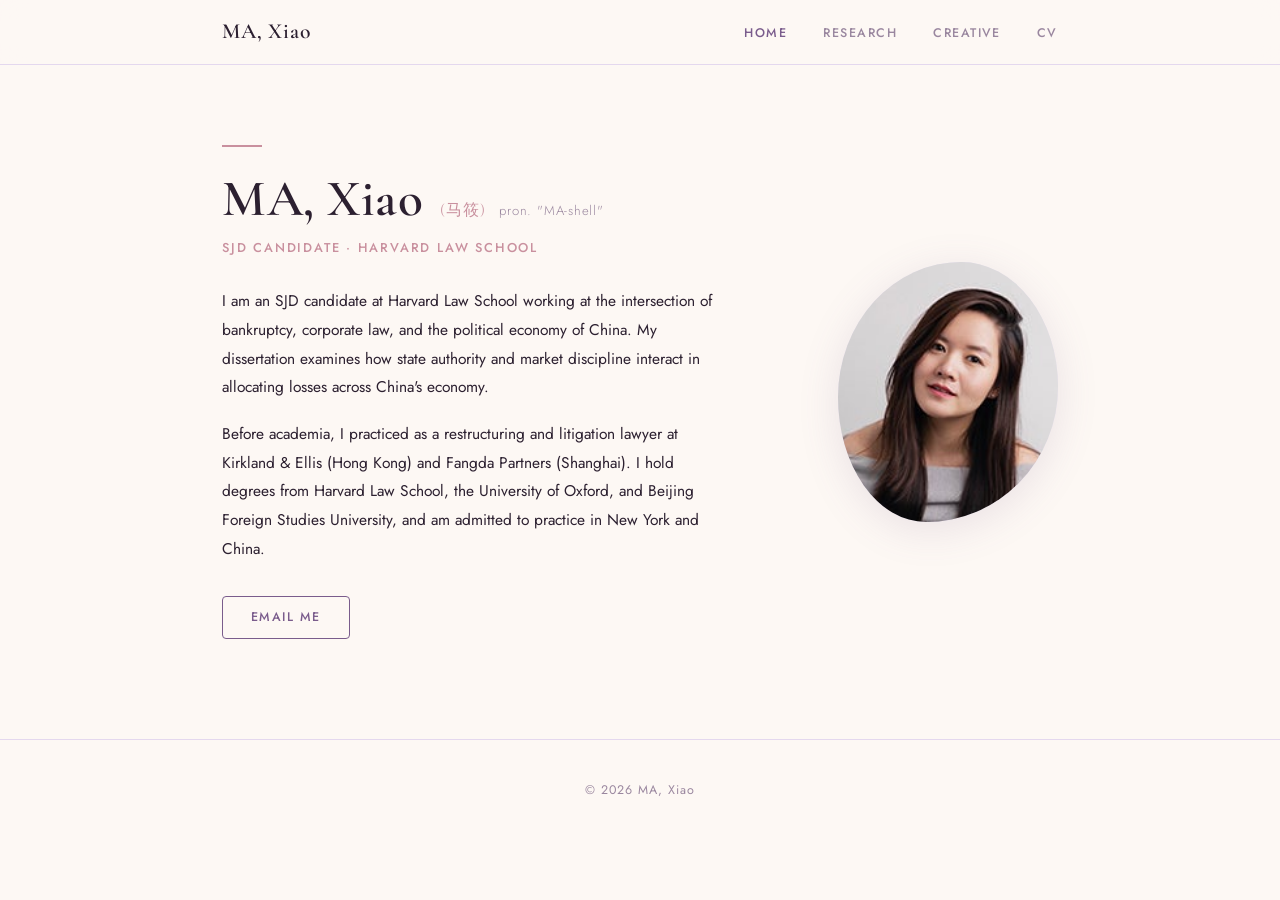
<file: index.html>
<!DOCTYPE html>
<html lang="en">
<head>
  <meta charset="UTF-8" />
  <meta name="viewport" content="width=device-width, initial-scale=1.0" />
  <meta name="google-site-verification" content="vPx0jJ02bA6dz5wiOtpNdNdClihXI_rXCngRzW7pyhM" />
  <title>MA, Xiao (Xiao Ma) — SJD Candidate, Harvard Law School</title>
  <meta name="description" content="Xiao Ma (MA, Xiao / 马筱) is an SJD candidate at Harvard Law School working on bankruptcy, corporate law, and the political economy of China. Formerly a restructuring lawyer at Kirkland & Ellis and Fangda Partners." />
  <meta name="author" content="Xiao Ma" />
  <link rel="canonical" href="https://maxiao.law/" />

  <!-- Open Graph / social -->
  <meta property="og:type" content="profile" />
  <meta property="og:title" content="MA, Xiao (Xiao Ma) — SJD Candidate, Harvard Law School" />
  <meta property="og:description" content="SJD candidate at Harvard Law School working on bankruptcy, corporate law, and the political economy of China." />
  <meta property="og:url" content="https://maxiao.law/" />
  <meta property="og:image" content="https://maxiao.law/profile.jpg" />
  <meta name="twitter:card" content="summary" />

  <!-- Structured data: helps Google understand who this page is about -->
  <script type="application/ld+json">
  {
    "@context": "https://schema.org",
    "@type": "Person",
    "name": "Xiao Ma",
    "alternateName": ["MA, Xiao", "马筱"],
    "jobTitle": "SJD Candidate",
    "url": "https://maxiao.law/",
    "image": "https://maxiao.law/profile.jpg",
    "email": "mailto:xma@sjd.law.harvard.edu",
    "affiliation": {
      "@type": "EducationalOrganization",
      "name": "Harvard Law School"
    },
    "alumniOf": [
      { "@type": "EducationalOrganization", "name": "Harvard Law School" },
      { "@type": "EducationalOrganization", "name": "University of Oxford" },
      { "@type": "EducationalOrganization", "name": "Beijing Foreign Studies University" }
    ],
    "knowsAbout": ["Bankruptcy Law", "Corporate Law", "Chinese Law", "Restructuring", "Political Economy of China"]
  }
  </script>

  <link rel="stylesheet" href="styles.css" />
  <!-- Google Font -->
  <link href="https://fonts.googleapis.com/css2?family=Cormorant+Garamond:ital,wght@0,400;0,500;0,600;1,400&family=Jost:wght@300;400;500&display=swap" rel="stylesheet" />
</head>
<body>

  <!-- ── NAV ── -->
  <header>
    <nav class="nav">
      <a href="index.html" class="nav-logo">MA, Xiao</a>
      <button class="nav-toggle" aria-label="Toggle menu">☰</button>
      <ul class="nav-links">
        <li><a href="index.html" class="active">Home</a></li>
        <li><a href="research.html">Research</a></li>
        <li><a href="creative.html">Creative</a></li>
        <li><a href="cv.pdf" target="_blank">CV</a></li>
      </ul>
    </nav>
  </header>

  <!-- ── HERO ── -->
  <main>
    <section class="hero">
      <div class="hero-text">
        <h1>MA, Xiao <span class="name-cn">(马筱)</span> <span class="pronunciation">pron. "MA-shell"</span></h1>
        <p class="subtitle">SJD Candidate · Harvard Law School</p>
        <p class="bio">
          I am an SJD candidate at Harvard Law School working at the intersection of
          bankruptcy, corporate law, and the political economy of China. My dissertation
          examines how state authority and market discipline interact in allocating losses
          across China's economy.
        </p>
        <p class="bio">
          Before academia, I practiced as a restructuring and litigation lawyer at
          Kirkland &amp; Ellis (Hong Kong) and Fangda Partners (Shanghai). I hold degrees
          from Harvard Law School, the University of Oxford, and Beijing Foreign Studies
          University, and am admitted to practice in New York and China.
        </p>
        <div class="links">
          <a href="mailto:xma@sjd.law.harvard.edu" class="btn btn-outline">Email Me</a>
        </div>
      </div>
      <div class="hero-image">
        <div class="photo-blob">
          <img src="profile.jpg" alt="MA, Xiao" />
        </div>
      </div>
    </section>
  </main>

  <!-- ── FOOTER ── -->
  <footer>
    <p>© 2026 MA, Xiao</p>
  </footer>

  <script src="script.js"></script>
</body>
</html>
</file>
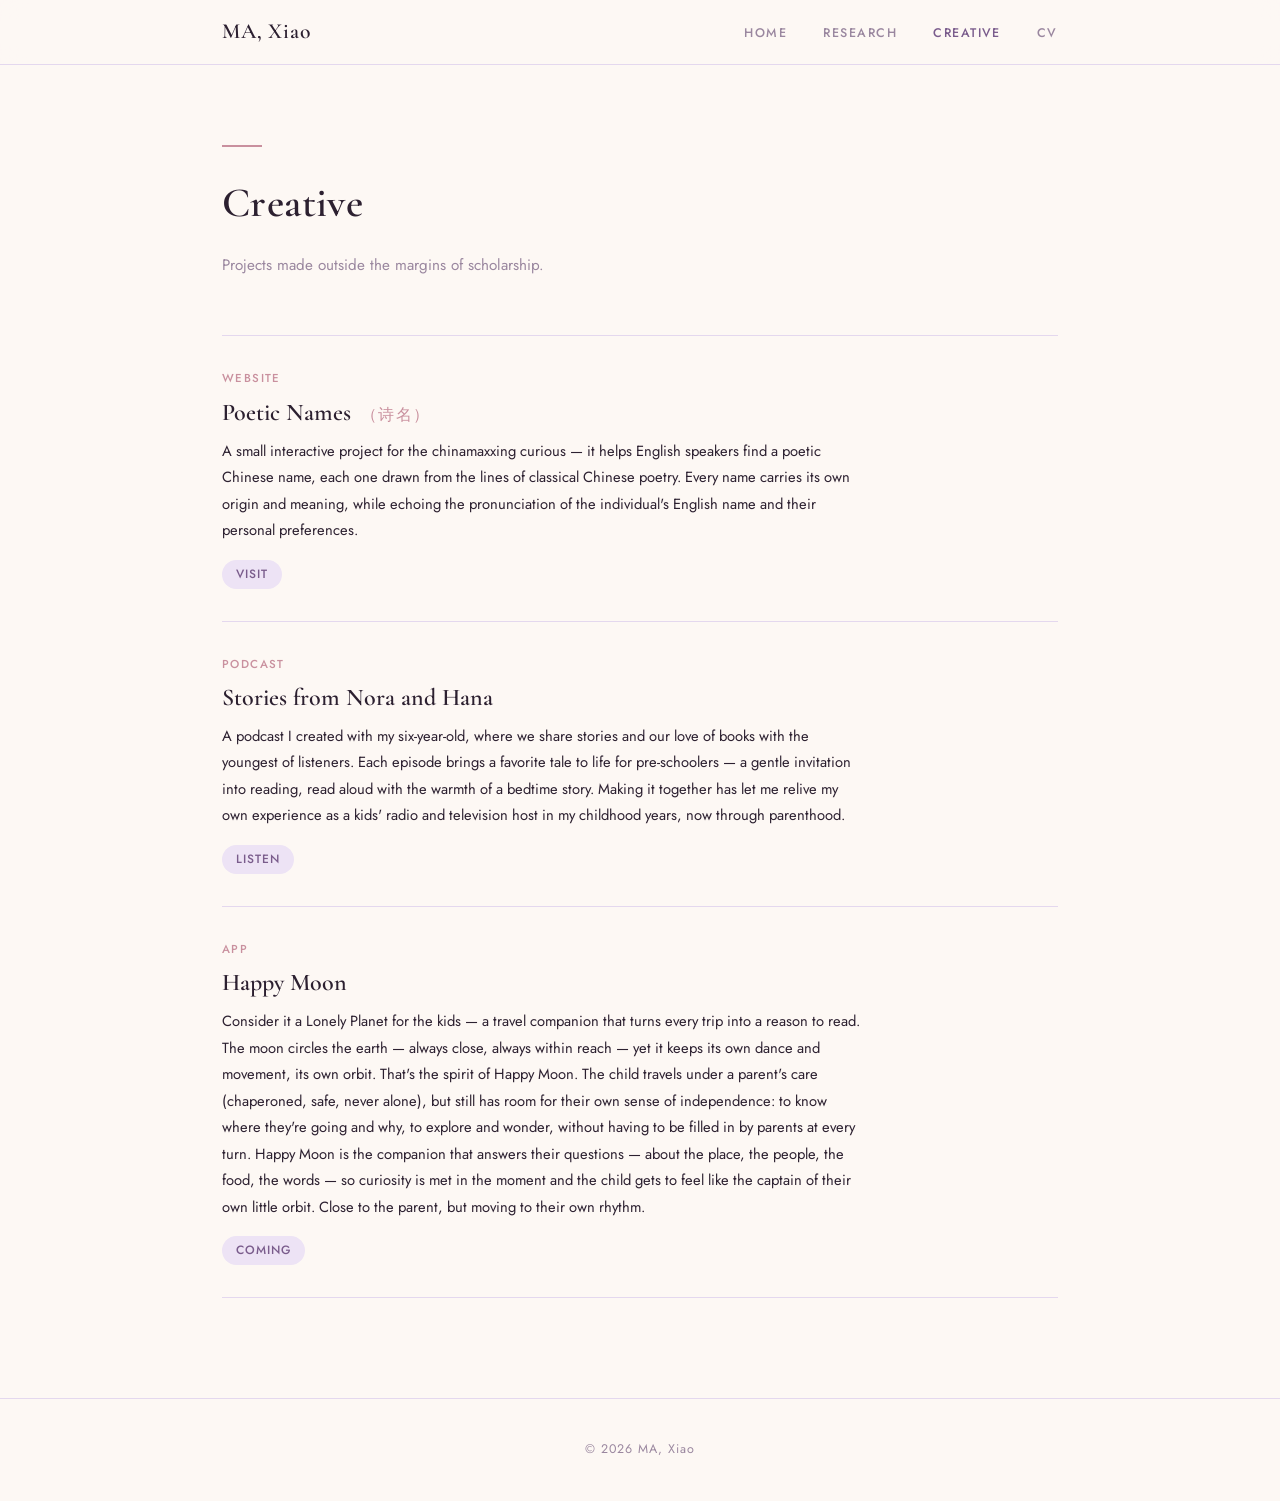
<file: creative.html>
<!DOCTYPE html>
<html lang="en">
<head>
  <meta charset="UTF-8" />
  <meta name="viewport" content="width=device-width, initial-scale=1.0" />
  <title>Creative · MA, Xiao</title>
  <link rel="stylesheet" href="styles.css" />
  <link href="https://fonts.googleapis.com/css2?family=Cormorant+Garamond:ital,wght@0,400;0,500;0,600;1,400&family=Jost:wght@300;400;500&display=swap" rel="stylesheet" />
</head>
<body>

  <header>
    <nav class="nav">
      <a href="index.html" class="nav-logo">MA, Xiao</a>
      <button class="nav-toggle" aria-label="Toggle menu">☰</button>
      <ul class="nav-links">
        <li><a href="index.html">Home</a></li>
        <li><a href="research.html">Research</a></li>
        <li><a href="creative.html" class="active">Creative</a></li>
        <li><a href="cv.pdf" target="_blank">CV</a></li>
      </ul>
    </nav>
  </header>

  <main>

    <div class="page-header">
      <h1 class="page-title">Creative</h1>
      <p class="section-intro">Projects made outside the margins of scholarship.</p>
    </div>

    <div class="creative-list">

      <article class="creative-item">
        <div class="creative-kicker">Website</div>
        <div class="creative-title">Poetic Names <span class="name-cn">（诗名）</span></div>
        <div class="creative-body">
          A small interactive project for the chinamaxxing curious — it helps English speakers
          find a poetic Chinese name, each one drawn from the lines of classical Chinese poetry.
          Every name carries its own origin and meaning, while echoing the pronunciation of the
          individual's English name and their personal preferences.
        </div>
        <div class="paper-links">
          <a href="names.html" class="tag">Visit</a>
        </div>
      </article>

      <article class="creative-item">
        <div class="creative-kicker">Podcast</div>
        <div class="creative-title">Stories from Nora and Hana</div>
        <div class="creative-body">
          A podcast I created with my six-year-old, where we share stories and our love of
          books with the youngest of listeners. Each episode brings a favorite tale to life
          for pre-schoolers — a gentle invitation into reading, read aloud with the warmth of
          a bedtime story. Making it together has let me relive my own experience as a kids'
          radio and television host in my childhood years, now through parenthood.
        </div>
        <div class="paper-links">
          <a href="https://open.spotify.com/show/2naXOwxtNSBLUuAmz4FtlE" class="tag" target="_blank" rel="noopener">Listen</a>
        </div>
      </article>

      <article class="creative-item">
        <div class="creative-kicker">App</div>
        <div class="creative-title">Happy Moon</div>
        <div class="creative-body">
          Consider it a Lonely Planet for the kids — a travel companion that turns every trip
          into a reason to read. The moon circles the earth — always close, always within reach —
          yet it keeps its own dance and movement, its own orbit. That's the spirit of Happy Moon.
          The child travels under a parent's care (chaperoned, safe, never alone), but still has
          room for their own sense of independence: to know where they're going and why, to explore
          and wonder, without having to be filled in by parents at every turn. Happy Moon is the
          companion that answers their questions — about the place, the people, the food, the words
          — so curiosity is met in the moment and the child gets to feel like the captain of their
          own little orbit. Close to the parent, but moving to their own rhythm.
        </div>
        <div class="paper-links">
          <span class="tag">Coming</span>
        </div>
      </article>

    </div>

  </main>

  <footer>
    <p>© 2026 MA, Xiao</p>
  </footer>

  <script src="script.js"></script>
</body>
</html>
</file>
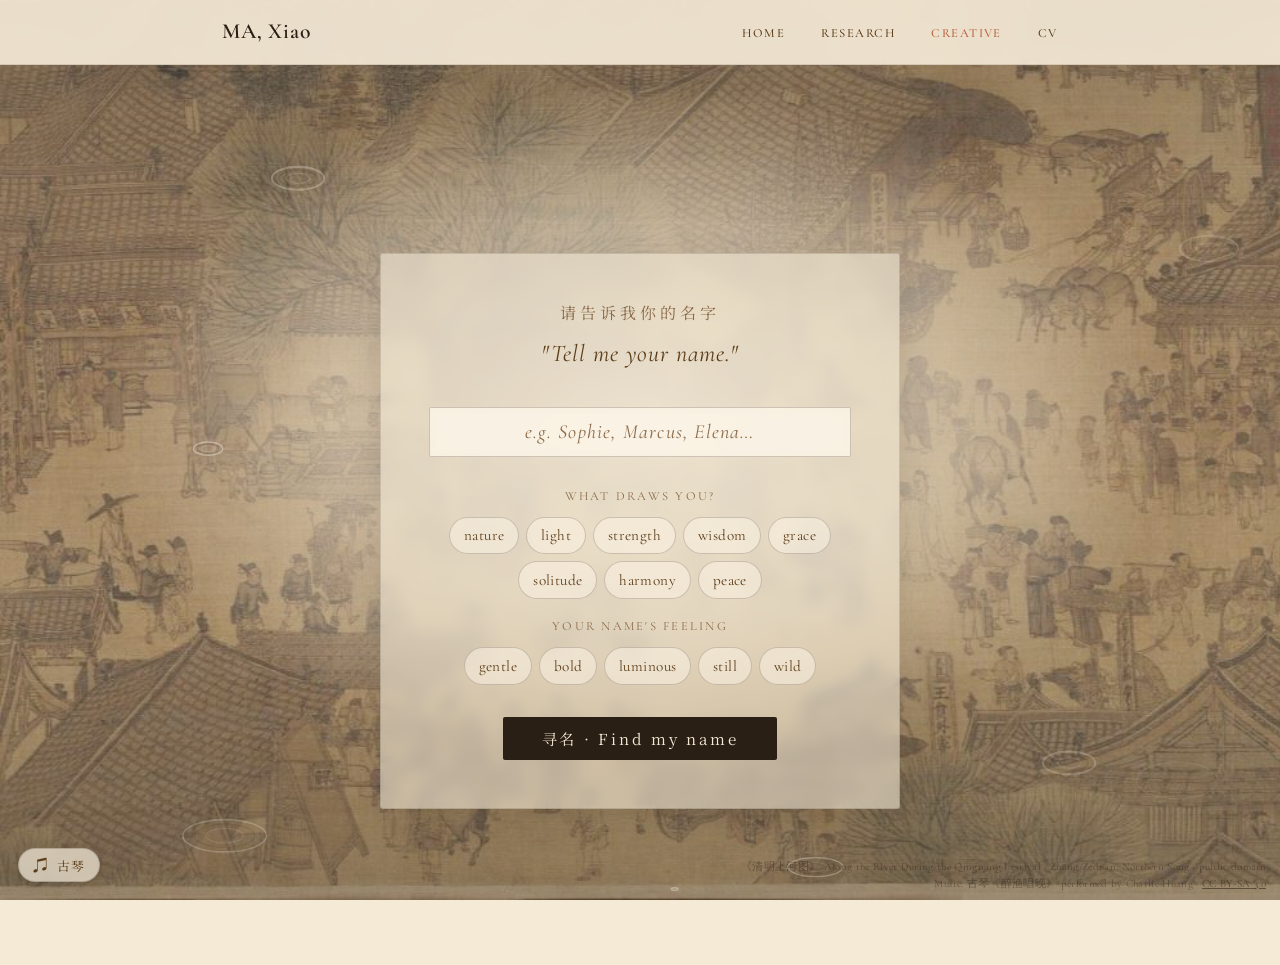
<file: names.html>
<!DOCTYPE html>
<html lang="en">
<head>
  <meta charset="UTF-8" />
  <meta name="viewport" content="width=device-width, initial-scale=1.0" />
  <title>诗名 · Poetic Chinese Name — MA, Xiao</title>
  <meta name="description" content="Find your poetic Chinese name, drawn from the lines of Tang and Song dynasty poetry." />
  <link rel="canonical" href="https://maxiao.law/names.html" />

  <!-- Shared nav fonts -->
  <link href="https://fonts.googleapis.com/css2?family=Cormorant+Garamond:ital,wght@0,400;0,500;0,600;1,400;1,500&family=Jost:wght@300;400;500&family=Noto+Serif+SC:wght@400;600;700&display=swap" rel="stylesheet" />

  <!-- Main site nav styles (reuse header only) -->
  <link rel="stylesheet" href="styles.css" />
  <!-- 诗名 page styles -->
  <link rel="stylesheet" href="names-style.css" />
</head>
<body class="names-page">

  <!-- ── PAINTING BACKGROUND (fixed, full page) ── -->
  <div class="painting-bg" aria-hidden="true"></div>
  <div class="painting-scrim" aria-hidden="true"></div>

  <!-- ── RAIN RIPPLE CANVAS (full page surface) ── -->
  <canvas id="rain-canvas" aria-hidden="true"></canvas>

  <!-- ── BACKGROUND MUSIC (guqin) ── -->
  <audio id="bg-music" loop preload="none">
    <source src="guqin-zuiyu-changwan.ogg" type="audio/ogg" />
    <source src="guqin-zuiyu-changwan.mp3" type="audio/mpeg" />
  </audio>
  <button id="music-toggle" class="music-toggle" aria-label="Play background music" title="古琴《醉渔唱晚》">
    <span class="music-icon">♫</span>
    <span class="music-label">古琴</span>
  </button>

  <!-- ── NAV (shared with main site) ── -->
  <header>
    <nav class="nav">
      <a href="index.html" class="nav-logo">MA, Xiao</a>
      <button class="nav-toggle" aria-label="Toggle menu">☰</button>
      <ul class="nav-links">
        <li><a href="index.html">Home</a></li>
        <li><a href="research.html">Research</a></li>
        <li><a href="creative.html" class="active">Creative</a></li>
        <li><a href="cv.pdf" target="_blank">CV</a></li>
      </ul>
    </nav>
  </header>

  <!-- ── INK OVERLAY (transition) ── -->
  <div class="ink-overlay" id="ink-overlay"></div>

  <!-- ── SCENE ── -->
  <div class="scene">

    <!-- ── INPUT CARD ── -->
    <div class="name-card">
      <p class="prompt-cn">请告诉我你的名字</p>
      <p class="prompt-en">"Tell me your name."</p>

      <div class="name-input-wrap">
        <input type="text" class="name-input" id="name-input"
               placeholder="e.g. Sophie, Marcus, Elena…"
               autocomplete="off" spellcheck="false" maxlength="40" />
      </div>

      <div class="prefs">
        <div class="pref-group pref-theme">
          <span class="pref-label">What draws you?</span>
          <div class="pill-row">
            <span class="pill" data-value="nature">nature</span>
            <span class="pill" data-value="light">light</span>
            <span class="pill" data-value="strength">strength</span>
            <span class="pill" data-value="wisdom">wisdom</span>
            <span class="pill" data-value="grace">grace</span>
            <span class="pill" data-value="solitude">solitude</span>
            <span class="pill" data-value="harmony">harmony</span>
            <span class="pill" data-value="peace">peace</span>
          </div>
        </div>

        <div class="pref-group pref-feeling">
          <span class="pref-label">Your name's feeling</span>
          <div class="pill-row">
            <span class="pill" data-value="gentle">gentle</span>
            <span class="pill" data-value="bold">bold</span>
            <span class="pill" data-value="light">luminous</span>
            <span class="pill" data-value="solitude">still</span>
            <span class="pill" data-value="wild">wild</span>
          </div>
        </div>
      </div>

      <button class="btn-generate" id="btn-generate">
        寻名 · Find my name
      </button>
    </div>
  </div><!-- /scene -->

  <!-- ── RESULT PANEL ── -->
  <div class="result-panel" id="result-panel" role="region" aria-label="Your poetic name">
    <div class="result-inner">

      <!-- Back to query page -->
      <button class="btn-back-link" id="btn-back">
        ← 返回 · Back
      </button>

      <!-- Name characters -->
      <div class="result-name-row" id="result-name-row">
        <!-- populated by JS -->
      </div>

      <!-- Gloss -->
      <div class="result-gloss" id="result-gloss"></div>

      <!-- Phonetic echo of the English name -->
      <div class="result-echo" id="result-echo"></div>

      <!-- TTS -->
      <div id="tts-wrap" style="margin-bottom:1.6rem;"></div>

      <!-- Poem sources -->
      <div class="result-sources" id="result-sources"></div>

      <!-- Actions -->
      <div class="result-actions" id="result-actions">
        <button class="btn-another" id="btn-another">另一个名字 · Another</button>
        <button class="btn-copy" id="btn-copy">Copy</button>
      </div>

      <div class="seal">诗名 · maxiao.law</div>
    </div>
  </div>

  <!-- ── PAINTING + MUSIC CREDIT ── -->
  <div class="painting-credit">
    《清明上河图》 Along the River During the Qingming Festival · Zhang Zeduan, Northern Song · public domain<br />
    Music: 古琴《醉渔唱晚》 performed by Charlie Huang ·
    <a href="https://creativecommons.org/licenses/by-sa/3.0/" target="_blank" rel="noopener">CC BY-SA 3.0</a>
  </div>

  <script src="names-script.js"></script>
</body>
</html>
</file>
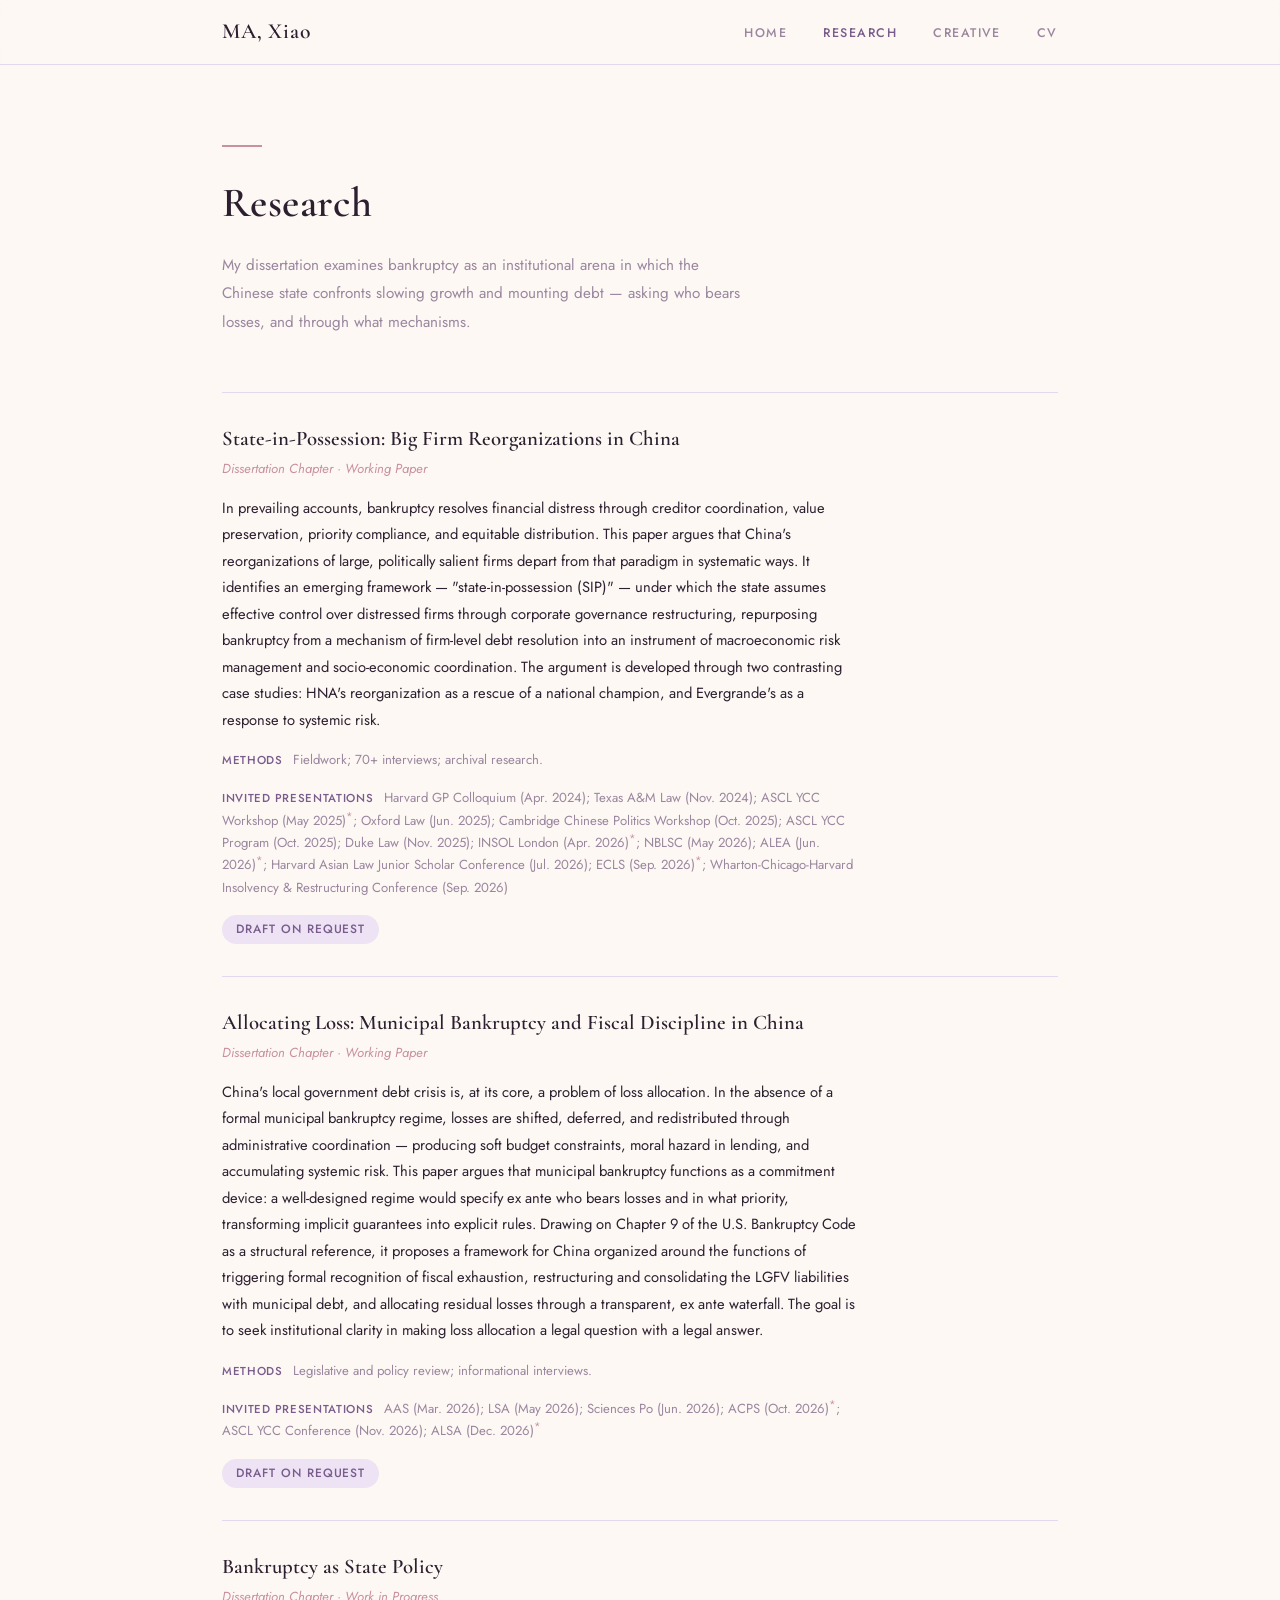
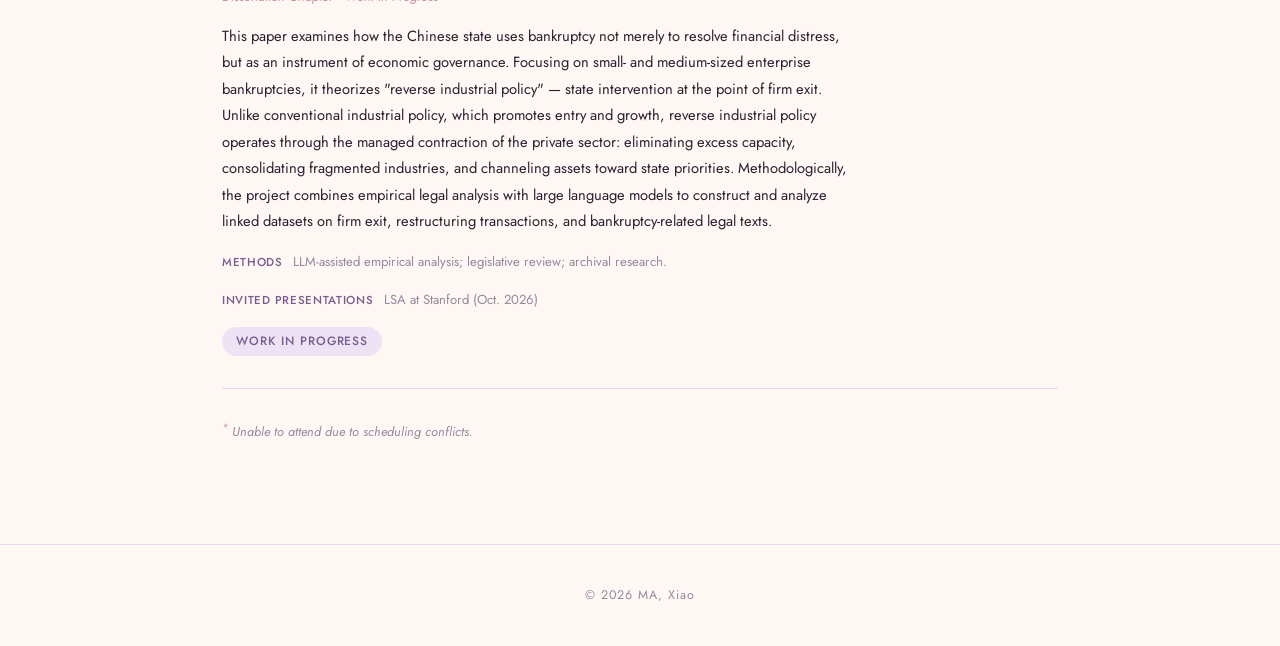
<file: research.html>
<!DOCTYPE html>
<html lang="en">
<head>
  <meta charset="UTF-8" />
  <meta name="viewport" content="width=device-width, initial-scale=1.0" />
  <title>Research · MA, Xiao (Xiao Ma) — Harvard Law School</title>
  <meta name="description" content="Research by Xiao Ma (MA, Xiao) on bankruptcy, big-firm reorganizations, municipal bankruptcy, and the political economy of loss allocation in China." />
  <link rel="canonical" href="https://maxiao.law/research.html" />
  <link rel="stylesheet" href="styles.css" />
  <link href="https://fonts.googleapis.com/css2?family=Cormorant+Garamond:ital,wght@0,400;0,500;0,600;1,400&family=Jost:wght@300;400;500&display=swap" rel="stylesheet" />
</head>
<body>

  <header>
    <nav class="nav">
      <a href="index.html" class="nav-logo">MA, Xiao</a>
      <button class="nav-toggle" aria-label="Toggle menu">☰</button>
      <ul class="nav-links">
        <li><a href="index.html">Home</a></li>
        <li><a href="research.html" class="active">Research</a></li>
        <li><a href="creative.html">Creative</a></li>
        <li><a href="cv.pdf" target="_blank">CV</a></li>
      </ul>
    </nav>
  </header>

  <main>
    <div class="page-header">
      <h1 class="page-title">Research</h1>
      <p class="section-intro">
        My dissertation examines bankruptcy as an institutional arena in which the Chinese
        state confronts slowing growth and mounting debt — asking who bears losses, and
        through what mechanisms.
      </p>
    </div>

    <div class="paper-list">

      <!-- Paper 1 -->
      <article class="paper">
        <div class="paper-title">State-in-Possession: Big Firm Reorganizations in China</div>
        <div class="paper-venue">Dissertation Chapter · Working Paper</div>
        <div class="paper-abstract">
          In prevailing accounts, bankruptcy resolves financial distress through creditor
          coordination, value preservation, priority compliance, and equitable distribution.
          This paper argues that China's reorganizations of large, politically salient firms
          depart from that paradigm in systematic ways. It identifies an emerging framework —
          "state-in-possession (SIP)" — under which the state assumes effective control over
          distressed firms through corporate governance restructuring, repurposing bankruptcy
          from a mechanism of firm-level debt
          resolution into an instrument of macroeconomic risk management and socio-economic
          coordination. The argument is developed through two contrasting
          case studies: HNA's reorganization as a rescue of a national champion, and
          Evergrande's as a response to systemic risk.
        </div>
        <div class="paper-methods">
          <span class="conf-label">Methods</span>
          Fieldwork; 70+ interviews; archival research.
        </div>
        <div class="paper-conferences">
          <span class="conf-label">Invited Presentations</span>
          Harvard GP Colloquium (Apr. 2024); Texas A&amp;M Law (Nov. 2024); ASCL YCC Workshop (May 2025)<span class="footnote-mark">*</span>; Oxford Law (Jun. 2025);
          Cambridge Chinese Politics Workshop (Oct. 2025); ASCL YCC Program (Oct. 2025); Duke Law (Nov. 2025);
          INSOL London (Apr. 2026)<span class="footnote-mark">*</span>; NBLSC (May 2026); ALEA (Jun. 2026)<span class="footnote-mark">*</span>;
          Harvard Asian Law Junior Scholar Conference (Jul. 2026); ECLS (Sep. 2026)<span class="footnote-mark">*</span>;
          Wharton-Chicago-Harvard Insolvency &amp; Restructuring Conference (Sep. 2026)
        </div>
        <div class="paper-links">
          <span class="tag">Draft on Request</span>
        </div>
      </article>

      <!-- Paper 2 -->
      <article class="paper">
        <div class="paper-title">Allocating Loss: Municipal Bankruptcy and Fiscal Discipline in China</div>
        <div class="paper-venue">Dissertation Chapter · Working Paper</div>
        <div class="paper-abstract">
          China's local government debt crisis is, at its core, a problem of loss allocation.
          In the absence of a formal municipal bankruptcy regime, losses are shifted, deferred,
          and redistributed through administrative coordination — producing soft budget
          constraints, moral hazard in lending, and accumulating systemic risk. This paper
          argues that municipal bankruptcy functions as a commitment device: a well-designed
          regime would specify ex ante who bears losses and in what priority, transforming
          implicit guarantees into explicit rules. Drawing on Chapter 9 of the U.S. Bankruptcy
          Code as a structural reference, it proposes a framework for China organized around the
          functions of triggering formal recognition of fiscal exhaustion, restructuring and
          consolidating the LGFV liabilities with municipal debt, and allocating residual losses
          through a transparent, ex ante waterfall. The goal is to seek institutional clarity in
          making loss allocation a legal question with a legal answer.
        </div>
        <div class="paper-methods">
          <span class="conf-label">Methods</span>
          Legislative and policy review; informational interviews.
        </div>
        <div class="paper-conferences">
          <span class="conf-label">Invited Presentations</span>
          AAS (Mar. 2026); LSA (May 2026); Sciences Po (Jun. 2026); ACPS (Oct. 2026)<span class="footnote-mark">*</span>; ASCL YCC Conference (Nov. 2026); ALSA (Dec. 2026)<span class="footnote-mark">*</span>
        </div>
        <div class="paper-links">
          <span class="tag">Draft on Request</span>
        </div>
      </article>

      <!-- Paper 3 -->
      <article class="paper">
        <div class="paper-title">Bankruptcy as State Policy</div>
        <div class="paper-venue">Dissertation Chapter · Work in Progress</div>
        <div class="paper-abstract">
          This paper examines how the Chinese state uses bankruptcy not merely to resolve
          financial distress, but as an instrument of economic governance. Focusing on
          small- and medium-sized enterprise bankruptcies, it theorizes "reverse industrial
          policy" — state intervention at the point of firm exit. Unlike conventional
          industrial policy, which promotes entry and growth, reverse industrial policy
          operates through the managed contraction of the private sector: eliminating excess
          capacity, consolidating fragmented industries, and channeling assets toward state
          priorities. Methodologically, the project combines empirical
          legal analysis with large language models to construct and analyze linked datasets
          on firm exit, restructuring transactions, and bankruptcy-related legal texts.
        </div>
        <div class="paper-methods">
          <span class="conf-label">Methods</span>
          LLM-assisted empirical analysis; legislative review; archival research.
        </div>
        <div class="paper-conferences">
          <span class="conf-label">Invited Presentations</span>
          LSA at Stanford (Oct. 2026)
        </div>
        <div class="paper-links">
          <span class="tag">Work in Progress</span>
        </div>
      </article>

    </div>

    <p class="footnote-text"><span class="footnote-mark">*</span> Unable to attend due to scheduling conflicts.</p>
  </main>

  <footer>
    <p>© 2026 MA, Xiao</p>
  </footer>

  <script src="script.js"></script>
</body>
</html>
</file>
<file: styles.css>
/* ── Reset & Base ── */
*, *::before, *::after { box-sizing: border-box; margin: 0; padding: 0; }

:root {
  --bg:           #fdf8f4;   /* warm ivory */
  --bg-soft:      #f4eef8;   /* pale lavender wash */
  --text:         #2c2030;   /* deep plum-charcoal */
  --muted:        #9a879f;   /* dusty mauve */
  --accent:       #7a5c8c;   /* plum violet */
  --accent-soft:  #ede3f5;   /* pale lilac */
  --rose:         #c9909e;   /* dusty rose */
  --border:       #e4d8ee;   /* soft lavender border */
  --radius:       4px;
  --max-w:        900px;
}

html { scroll-behavior: smooth; }

body {
  font-family: 'Jost', sans-serif;
  background: var(--bg);
  color: var(--text);
  line-height: 1.75;
  font-size: 16px;
}

a { color: var(--accent); text-decoration: none; }
a:hover { text-decoration: underline; }

/* ── Nav ── */
header {
  position: sticky;
  top: 0;
  background: rgba(253, 248, 244, 0.88);
  backdrop-filter: blur(12px);
  border-bottom: 1px solid var(--border);
  z-index: 100;
}

.nav {
  max-width: var(--max-w);
  margin: 0 auto;
  padding: 0 32px;
  height: 64px;
  display: flex;
  align-items: center;
  justify-content: space-between;
}

.nav-logo {
  font-family: 'Cormorant Garamond', serif;
  font-weight: 600;
  font-size: 1.35rem;
  color: var(--text);
  letter-spacing: 0.04em;
}
.nav-logo:hover { text-decoration: none; }

.nav-links {
  list-style: none;
  display: flex;
  gap: 36px;
}

.nav-links a {
  color: var(--muted);
  font-size: 0.78rem;
  font-weight: 500;
  letter-spacing: 0.12em;
  text-transform: uppercase;
  transition: color 0.2s;
}
.nav-links a:hover,
.nav-links a.active { color: var(--accent); text-decoration: none; }

.nav-toggle {
  display: none;
  background: none;
  border: none;
  font-size: 1.4rem;
  cursor: pointer;
  color: var(--text);
}

/* ── Hero ── */
main {
  max-width: var(--max-w);
  margin: 0 auto;
  padding: 80px 32px 100px;
}

.hero {
  display: flex;
  align-items: center;
  gap: 72px;
}

.hero-text { flex: 1; }

/* Decorative rule above name */
.hero-text::before {
  content: '';
  display: block;
  width: 40px;
  height: 1.5px;
  background: var(--rose);
  margin-bottom: 24px;
}

.hero-text h1 {
  font-family: 'Cormorant Garamond', serif;
  font-size: 3.2rem;
  font-weight: 600;
  line-height: 1.1;
  letter-spacing: 0.01em;
  margin-bottom: 4px;
  color: var(--text);
}

.name-cn {
  font-family: 'Cormorant Garamond', 'Songti SC', 'STSong', serif;
  font-size: 1rem;
  font-weight: 300;
  color: var(--rose);
  letter-spacing: 0.08em;
  margin-left: 4px;
}

.pronunciation {
  font-family: 'Jost', sans-serif;
  font-size: 0.82rem;
  font-weight: 300;
  color: var(--muted);
  letter-spacing: 0.06em;
}

.subtitle {
  font-size: 0.8rem;
  font-weight: 500;
  letter-spacing: 0.14em;
  text-transform: uppercase;
  color: var(--rose);
  margin: 10px 0 28px;
}

.bio {
  font-size: 0.97rem;
  color: var(--text);
  margin-bottom: 18px;
  max-width: 500px;
  line-height: 1.85;
}

.links {
  display: flex;
  gap: 14px;
  margin: 32px 0 0;
  flex-wrap: wrap;
  align-items: center;
}

/* Elegant text-style buttons */
.btn {
  display: inline-block;
  padding: 10px 28px;
  font-family: 'Jost', sans-serif;
  font-size: 0.78rem;
  font-weight: 500;
  letter-spacing: 0.12em;
  text-transform: uppercase;
  background: var(--accent);
  color: #fff;
  border-radius: var(--radius);
  transition: background 0.2s, transform 0.15s;
}
.btn:hover { background: #634a75; text-decoration: none; transform: translateY(-1px); }

.btn-outline {
  background: transparent;
  border: 1px solid var(--accent);
  color: var(--accent);
}
.btn-outline:hover { background: var(--accent-soft); transform: translateY(-1px); }

.social {
  display: flex;
  gap: 10px;
  align-items: center;
  font-size: 0.82rem;
  color: var(--muted);
  flex-wrap: wrap;
}
.social a { color: var(--muted); }
.social a:hover { color: var(--accent); }

/* ── Photo ── */
.hero-image { flex-shrink: 0; }

.photo-blob {
  width: 220px;
  height: 260px;
  border-radius: 56% 44% 60% 40% / 52% 48% 52% 48%;
  overflow: hidden;
  background: var(--accent-soft);
  animation: morph 10s ease-in-out infinite;
  box-shadow: 0 8px 40px rgba(122, 92, 140, 0.15);
}

.photo-blob img {
  width: 100%;
  height: 100%;
  object-fit: cover;
  object-position: center top;
  display: block;
}

@keyframes morph {
  0%, 100% { border-radius: 56% 44% 60% 40% / 52% 48% 52% 48%; }
  33%       { border-radius: 44% 56% 48% 52% / 60% 40% 60% 40%; }
  66%       { border-radius: 52% 48% 44% 56% / 44% 56% 44% 56%; }
}

/* ── Research page ── */
.page-header {
  margin-bottom: 56px;
}

.page-header::before {
  content: '';
  display: block;
  width: 40px;
  height: 1.5px;
  background: var(--rose);
  margin-bottom: 20px;
}

.page-title {
  font-family: 'Cormorant Garamond', serif;
  font-size: 2.6rem;
  font-weight: 600;
  letter-spacing: 0.01em;
  margin-bottom: 12px;
}

.section-intro {
  font-size: 0.95rem;
  color: var(--muted);
  max-width: 520px;
  line-height: 1.85;
}

.paper-list { display: flex; flex-direction: column; gap: 0; }

.paper {
  padding: 32px 0;
  border-bottom: 1px solid var(--border);
  transition: background 0.2s;
}
.paper:first-child { border-top: 1px solid var(--border); }

.paper-title {
  font-family: 'Cormorant Garamond', serif;
  font-size: 1.3rem;
  font-weight: 600;
  line-height: 1.3;
  margin-bottom: 6px;
  color: var(--text);
}

.paper-authors {
  color: var(--muted);
  font-size: 0.85rem;
  margin-bottom: 6px;
}

.paper-venue {
  font-size: 0.82rem;
  font-style: italic;
  color: var(--rose);
  margin-bottom: 14px;
}

.paper-abstract {
  font-size: 0.92rem;
  color: var(--text);
  line-height: 1.8;
  margin-bottom: 16px;
  max-width: 640px;
}

.paper-conferences,
.paper-methods {
  font-size: 0.82rem;
  color: var(--muted);
  margin-bottom: 16px;
  line-height: 1.7;
  max-width: 640px;
}

.conf-label {
  font-weight: 500;
  letter-spacing: 0.06em;
  text-transform: uppercase;
  font-size: 0.72rem;
  color: var(--accent);
  margin-right: 6px;
}

.paper-links { display: flex; gap: 12px; flex-wrap: wrap; }

.footnote-mark {
  color: var(--rose);
  font-size: 0.85em;
  vertical-align: super;
  line-height: 0;
}

.footnote-text {
  margin-top: 32px;
  font-size: 0.8rem;
  color: var(--muted);
  font-style: italic;
}

.tag {
  display: inline-block;
  padding: 4px 14px;
  border-radius: 20px;
  font-size: 0.75rem;
  font-weight: 500;
  letter-spacing: 0.08em;
  text-transform: uppercase;
  background: var(--accent-soft);
  color: var(--accent);
  transition: background 0.2s;
}
.tag:hover { background: var(--border); text-decoration: none; }

/* ── Experience: Cities ── */
.cities-grid {
  display: grid;
  grid-template-columns: repeat(2, 1fr);
  gap: 0;
  margin-bottom: 80px;
}

.city-card {
  padding: 28px 0;
  border-bottom: 1px solid var(--border);
  display: grid;
  grid-template-columns: 200px 1fr;
  gap: 24px;
  align-items: baseline;
}

.city-card:nth-child(odd) { padding-right: 48px; border-right: 1px solid var(--border); }
.city-card:nth-child(even) { padding-left: 48px; }
.city-card:nth-last-child(-n+2) { border-bottom: none; }

.city-name {
  font-family: 'Cormorant Garamond', serif;
  font-size: 1.5rem;
  font-weight: 600;
  color: var(--text);
  flex-shrink: 0;
}

.city-caption {
  font-size: 0.88rem;
  color: var(--muted);
  line-height: 1.7;
  font-style: italic;
}

/* ── Experience: Gallery ── */
.gallery-section { margin-top: 16px; }

.gallery-title {
  font-family: 'Cormorant Garamond', serif;
  font-size: 1.8rem;
  font-weight: 600;
  margin-bottom: 8px;
}

.gallery-grid {
  margin-top: 32px;
  columns: 3;
  column-gap: 12px;
}

.gallery-grid img,
.gallery-placeholder {
  width: 100%;
  display: block;
  margin-bottom: 12px;
  border-radius: 4px;
  break-inside: avoid;
  object-fit: cover;
}

/* Placeholder blocks — remove once real photos are added */
.gallery-placeholder {
  background: var(--accent-soft);
  height: 180px;
}
.gallery-placeholder.tall  { height: 280px; }
.gallery-placeholder.wide  { height: 140px; }

/* ── Creative ── */
.creative-list { display: flex; flex-direction: column; gap: 0; }

.creative-item {
  padding: 32px 0;
  border-bottom: 1px solid var(--border);
}
.creative-item:first-child { border-top: 1px solid var(--border); }

.creative-kicker {
  font-size: 0.72rem;
  font-weight: 500;
  letter-spacing: 0.12em;
  text-transform: uppercase;
  color: var(--rose);
  margin-bottom: 8px;
}

.creative-title {
  font-family: 'Cormorant Garamond', serif;
  font-size: 1.5rem;
  font-weight: 600;
  line-height: 1.3;
  margin-bottom: 10px;
  color: var(--text);
}

.creative-body {
  font-size: 0.92rem;
  color: var(--text);
  line-height: 1.8;
  margin-bottom: 16px;
  max-width: 640px;
}

/* ── World Map ── */
.map-section {
  position: relative;
  margin-bottom: 80px;
}

.world-map {
  width: 100%;
  height: auto;
  display: block;
}

.continent {
  fill: var(--accent-soft);
  fill-opacity: 0.55;
  stroke: var(--border);
  stroke-width: 0.8;
  stroke-linejoin: round;
}

.city-group { cursor: default; }

.city-pin {
  fill: var(--rose);
  transition: fill 0.2s;
}
.city-group:hover .city-pin { fill: var(--accent); }

.city-label {
  font-family: 'Jost', sans-serif;
  font-size: 8px;
  font-weight: 400;
  letter-spacing: 0.1em;
  text-transform: uppercase;
  fill: var(--muted);
  transition: fill 0.2s;
  pointer-events: none;
  user-select: none;
}
.city-group:hover .city-label { fill: var(--accent); }

.map-tooltip {
  position: absolute;
  background: rgba(253, 248, 244, 0.93);
  backdrop-filter: blur(10px);
  -webkit-backdrop-filter: blur(10px);
  border: 1px solid var(--border);
  border-radius: var(--radius);
  padding: 14px 18px;
  pointer-events: none;
  opacity: 0;
  transition: opacity 0.15s;
  max-width: 240px;
  box-shadow: 0 4px 20px rgba(122, 92, 140, 0.08);
  z-index: 10;
}
.map-tooltip.visible { opacity: 1; }

.tooltip-city-name {
  font-family: 'Cormorant Garamond', serif;
  font-size: 1.15rem;
  font-weight: 600;
  color: var(--text);
  margin-bottom: 5px;
}
.tooltip-caption-text {
  font-size: 0.82rem;
  color: var(--muted);
  line-height: 1.7;
  font-style: italic;
}

/* ── Footer ── */
footer {
  text-align: center;
  padding: 40px 24px;
  border-top: 1px solid var(--border);
  font-size: 0.78rem;
  letter-spacing: 0.08em;
  color: var(--muted);
}

/* ── Mobile ── */
@media (max-width: 640px) {
  .hero { flex-direction: column-reverse; gap: 40px; text-align: center; }
  .hero-text::before { margin: 0 auto 24px; }
  .bio { max-width: 100%; }
  .links { justify-content: center; }
  .social { justify-content: center; }
  .photo-blob { width: 170px; height: 200px; }
  .hero-text h1 { font-size: 2.4rem; }

  .nav-toggle { display: block; }
  .nav-links {
    display: none;
    position: absolute;
    top: 64px;
    left: 0; right: 0;
    background: var(--bg);
    border-bottom: 1px solid var(--border);
    flex-direction: column;
    gap: 0;
    padding: 8px 0;
  }
  .nav-links.open { display: flex; }
  .nav-links li a { display: block; padding: 14px 32px; }
}
</file>
<file: names-style.css>
/* ── 诗名 · Poetic Name Finder ── */
/* Completely separate from main site palette */

@import url('https://fonts.googleapis.com/css2?family=Noto+Serif+SC:wght@400;600;700&family=Cormorant+Garamond:ital,wght@0,400;0,500;0,600;1,400;1,500&display=swap');

:root {
  --parch:        #f5ead6;
  --parch-dark:   #ede0c0;
  --ink:          #2a1f14;
  --ink-soft:     #5c3d1a;
  --ink-faint:    #8a6a4a;
  --willow:       #7a8c5a;
  --willow-dark:  #4e5e35;
  --water:        #8aabbf;
  --water-dark:   #5a86a0;
  --mist:         rgba(232, 220, 200, 0.55);
  --terra:        #b85c38;
  --terra-soft:   #d4825c;
  --cream:        #fdf6e8;
  --shadow:       rgba(42, 31, 20, 0.12);
}

*, *::before, *::after { box-sizing: border-box; margin: 0; padding: 0; }

html { scroll-behavior: smooth; }

body.names-page {
  font-family: 'Cormorant Garamond', Georgia, serif;
  background: var(--parch);
  color: var(--ink);
  min-height: 100vh;
  overflow-x: hidden;
}

/* ── Nav (inherits site nav via shared HTML, just tint it) ── */
body.names-page header {
  background: rgba(245, 234, 214, 0.92);
  border-bottom: 1px solid rgba(42, 31, 20, 0.12);
}
body.names-page .nav-logo { color: var(--ink); }
body.names-page .nav-links a { color: var(--ink-soft); }
body.names-page .nav-links a:hover,
body.names-page .nav-links a.active { color: var(--terra); }

/* ── Painting background (fixed, full page) ── */
/* 清明上河图 — a long handscroll that slowly pans, as if being unrolled.
   The image fills the viewport height; background-position animates across
   its width and reverses (alternate) so the city↔countryside ends never
   produce a visible seam. */
.painting-bg {
  position: fixed;
  inset: 0;
  z-index: -3;
  background-color: #b39a76;            /* aged-silk base, matches scroll */
  background-image: url('painting-qingming.jpg');
  background-size: auto 100%;
  background-position: 0% center;
  background-repeat: no-repeat;
  animation: scroll-pan 900s linear infinite alternate;
}

@keyframes scroll-pan {
  from { background-position: 0%   center; }
  to   { background-position: 100% center; }
}

@media (prefers-reduced-motion: reduce) {
  .painting-bg { animation: none; background-position: 30% center; }
}

/* Scrim over the painting for text legibility + mood.
   Stronger than the Xisai version because this scroll is dense with detail. */
.painting-scrim {
  position: fixed;
  inset: 0;
  z-index: -2;
  background:
    radial-gradient(ellipse 58% 52% at 50% 47%,
      rgba(244, 233, 212, 0.86) 0%,
      rgba(244, 233, 212, 0.55) 42%,
      rgba(244, 233, 212, 0.12) 72%),
    linear-gradient(to bottom,
      rgba(40, 30, 18, 0.30) 0%,
      rgba(40, 30, 18, 0.10) 28%,
      rgba(40, 30, 18, 0.10) 72%,
      rgba(40, 30, 18, 0.34) 100%);
  pointer-events: none;
}

/* ── Rain ripple canvas (full page surface) ── */
#rain-canvas {
  position: fixed;
  inset: 0;
  z-index: -1;
  width: 100%;
  height: 100%;
  pointer-events: none;
}

/* ── Painting credit ── */
.painting-credit {
  position: fixed;
  bottom: 8px;
  right: 14px;
  z-index: 5;
  font-family: 'Cormorant Garamond', serif;
  font-size: 0.68rem;
  line-height: 1.5;
  letter-spacing: 0.03em;
  color: rgba(42, 31, 20, 0.45);
  text-align: right;
  pointer-events: none;
  max-width: 70vw;
}
.painting-credit a { color: rgba(42, 31, 20, 0.55); pointer-events: auto; text-decoration: underline; }
.painting-credit a:hover { color: var(--terra); }

/* ── Background-music toggle ── */
.music-toggle {
  position: fixed;
  bottom: 18px;
  left: 18px;
  z-index: 30;
  display: inline-flex;
  align-items: center;
  gap: 0.4rem;
  padding: 0.4rem 0.85rem;
  background: rgba(245, 237, 220, 0.7);
  backdrop-filter: blur(6px);
  -webkit-backdrop-filter: blur(6px);
  border: 1px solid rgba(42, 31, 20, 0.2);
  border-radius: 40px;
  font-family: 'Noto Serif SC', serif;
  font-size: 0.8rem;
  letter-spacing: 0.12em;
  color: var(--ink-soft);
  cursor: pointer;
  transition: all 0.25s;
  box-shadow: 0 3px 12px rgba(42, 31, 20, 0.12);
}
.music-toggle:hover {
  border-color: var(--terra-soft);
  color: var(--terra);
}
.music-toggle .music-icon {
  font-size: 1rem;
  line-height: 1;
  transition: transform 0.3s;
}
/* Gentle pulse + spin while playing */
.music-toggle.playing {
  border-color: var(--terra);
  color: var(--terra);
}
.music-toggle.playing .music-icon {
  animation: music-spin 6s linear infinite;
}
@keyframes music-spin {
  from { transform: rotate(0deg); }
  to   { transform: rotate(360deg); }
}
@media (max-width: 520px) {
  .music-toggle { bottom: 12px; left: 12px; padding: 0.35rem 0.7rem; }
}

/* ── Scene container ── */
.scene {
  position: relative;
  width: 100%;
  min-height: 100vh;
  display: flex;
  align-items: center;
  justify-content: center;
  padding: 5rem 1rem 3rem;
  transition: opacity 0.5s ease;
}

/* Hide the input scene while a result is open (prevents bleed-through) */
body.result-open .scene { opacity: 0; pointer-events: none; }

/* ── Central UI card ── */
.name-card {
  position: relative;
  z-index: 10;
  text-align: center;
  padding: 2.8rem 3rem 3rem;
  max-width: 520px;
  width: 90%;
  background: rgba(245, 237, 220, 0.55);
  backdrop-filter: blur(7px) saturate(1.1);
  -webkit-backdrop-filter: blur(7px) saturate(1.1);
  border: 1px solid rgba(42, 31, 20, 0.14);
  border-radius: 3px;
  box-shadow: 0 12px 40px rgba(42, 31, 20, 0.18);
}

/* ── Prompt text ── */
.prompt-cn {
  font-family: 'Noto Serif SC', serif;
  font-size: 1rem;
  color: var(--ink-faint);
  letter-spacing: 0.25em;
  margin-bottom: 0.4rem;
}

.prompt-en {
  font-family: 'Cormorant Garamond', serif;
  font-style: italic;
  font-size: 1.5rem;
  color: var(--ink-soft);
  margin-bottom: 2rem;
  letter-spacing: 0.04em;
}

/* ── Input ── */
.name-input-wrap {
  position: relative;
  margin-bottom: 1.8rem;
}

.name-input {
  width: 100%;
  background: rgba(253, 246, 232, 0.75);
  border: 1px solid rgba(42, 31, 20, 0.22);
  border-radius: 2px;
  padding: 0.75rem 1.2rem;
  font-family: 'Cormorant Garamond', serif;
  font-size: 1.25rem;
  color: var(--ink);
  text-align: center;
  letter-spacing: 0.06em;
  outline: none;
  backdrop-filter: blur(4px);
  transition: border-color 0.25s, box-shadow 0.25s;
}
.name-input::placeholder { color: var(--ink-faint); font-style: italic; }
.name-input:focus {
  border-color: rgba(184, 92, 56, 0.5);
  box-shadow: 0 0 0 3px rgba(184, 92, 56, 0.08);
}

/* ── Preference pills ── */
.prefs {
  margin-bottom: 2rem;
}

.pref-group {
  margin-bottom: 1.1rem;
}

.pref-label {
  display: block;
  font-size: 0.78rem;
  letter-spacing: 0.18em;
  text-transform: uppercase;
  color: var(--ink-faint);
  margin-bottom: 0.55rem;
}

.pill-row {
  display: flex;
  flex-wrap: wrap;
  gap: 0.45rem;
  justify-content: center;
}

.pill {
  display: inline-block;
  padding: 0.28rem 0.85rem;
  border: 1px solid rgba(42, 31, 20, 0.2);
  border-radius: 40px;
  font-family: 'Cormorant Garamond', serif;
  font-size: 0.95rem;
  color: var(--ink-soft);
  background: rgba(253, 246, 232, 0.5);
  cursor: pointer;
  transition: all 0.2s;
  user-select: none;
  letter-spacing: 0.03em;
}
.pill:hover {
  background: rgba(184, 92, 56, 0.1);
  border-color: var(--terra-soft);
  color: var(--terra);
}
.pill.selected {
  background: rgba(184, 92, 56, 0.15);
  border-color: var(--terra);
  color: var(--terra);
}

/* ── Generate button ── */
.btn-generate {
  display: inline-block;
  padding: 0.7rem 2.4rem;
  background: var(--ink);
  color: var(--parch);
  font-family: 'Noto Serif SC', serif;
  font-size: 0.95rem;
  letter-spacing: 0.18em;
  border: none;
  border-radius: 2px;
  cursor: pointer;
  transition: background 0.25s, transform 0.15s;
}
.btn-generate:hover { background: var(--ink-soft); transform: translateY(-1px); }
.btn-generate:active { transform: translateY(0); }
.btn-generate:disabled { opacity: 0.5; cursor: not-allowed; }

/* ── Ink splash transition ── */
.ink-overlay {
  position: fixed;
  inset: 0;
  z-index: 50;
  pointer-events: none;
  opacity: 0;
  transition: opacity 0.4s;
}
.ink-overlay.active { opacity: 1; pointer-events: all; }

.ink-blob {
  position: absolute;
  top: 50%;
  left: 50%;
  transform: translate(-50%, -50%) scale(0);
  width: 20px;
  height: 20px;
  border-radius: 50%;
  background: radial-gradient(circle, rgba(42,31,20,0.92) 0%, rgba(42,31,20,0.0) 70%);
  animation: ink-expand 1.1s cubic-bezier(0.22, 1, 0.36, 1) forwards;
}

@keyframes ink-expand {
  0%   { transform: translate(-50%,-50%) scale(0); opacity: 1; }
  60%  { opacity: 0.85; }
  100% { transform: translate(-50%,-50%) scale(120); opacity: 0; }
}

/* ── Result panel ── */
.result-panel {
  position: fixed;
  inset: 0;
  z-index: 60;
  display: flex;
  align-items: flex-start;          /* top-align so tall content clears the header */
  justify-content: center;
  padding: 88px 1rem 3rem;          /* 64px header + breathing room */
  /* Painting shows through; scene card is hidden via body.result-open */
  background:
    radial-gradient(ellipse 70% 72% at 50% 50%,
      rgba(245, 234, 214, 0.80) 0%,
      rgba(245, 234, 214, 0.58) 55%,
      rgba(245, 234, 214, 0.34) 85%),
    linear-gradient(to bottom,
      rgba(40, 30, 18, 0.20) 0%,
      rgba(40, 30, 18, 0.06) 35%,
      rgba(40, 30, 18, 0.06) 65%,
      rgba(40, 30, 18, 0.24) 100%);
  backdrop-filter: blur(3px) saturate(1.05);
  -webkit-backdrop-filter: blur(3px) saturate(1.05);
  opacity: 0;
  transform: translateY(12px);
  transition: opacity 0.6s ease, transform 0.6s ease;
  pointer-events: none;
  overflow-y: auto;
}
.result-panel.visible {
  opacity: 1;
  transform: translateY(0);
  pointer-events: all;
}

.result-inner {
  position: relative;
  z-index: 2;
  text-align: center;
  padding: 0.5rem 2rem 4rem;
  max-width: 600px;
  width: 92%;
}

/* ── Back button (fixed, always visible below the header) ── */
.btn-back-link {
  position: fixed;
  top: 78px;
  left: 18px;
  z-index: 70;
  display: inline-flex;
  align-items: center;
  gap: 0.35rem;
  background: rgba(245, 237, 220, 0.78);
  backdrop-filter: blur(6px);
  -webkit-backdrop-filter: blur(6px);
  border: 1px solid rgba(42, 31, 20, 0.22);
  border-radius: 40px;
  padding: 0.42rem 1rem;
  cursor: pointer;
  font-family: 'Cormorant Garamond', serif;
  font-size: 0.92rem;
  color: var(--ink-soft);
  letter-spacing: 0.06em;
  box-shadow: 0 3px 12px rgba(42, 31, 20, 0.12);
  transition: all 0.2s;
}
.btn-back-link:hover {
  border-color: var(--terra-soft);
  color: var(--terra);
}
@media (max-width: 520px) {
  .btn-back-link { top: 72px; left: 12px; padding: 0.36rem 0.8rem; font-size: 0.85rem; }
}

/* ── Name display ── */
.result-name-row {
  display: flex;
  gap: 2rem;
  justify-content: center;
  margin-bottom: 1.2rem;
}

.result-char {
  display: flex;
  flex-direction: column;
  align-items: center;
  opacity: 0;
  transform: translateY(20px);
  transition: opacity 0.6s ease, transform 0.6s ease;
}
.result-char.revealed { opacity: 1; transform: translateY(0); }

.char-hanzi {
  font-family: 'Noto Serif SC', serif;
  font-size: 4.5rem;
  font-weight: 700;
  color: var(--ink);
  line-height: 1;
  letter-spacing: -0.02em;
}

.char-pinyin {
  font-family: 'Cormorant Garamond', serif;
  font-style: italic;
  font-size: 1.1rem;
  color: var(--terra);
  margin-top: 0.4rem;
  letter-spacing: 0.08em;
}

.char-meaning {
  font-family: 'Cormorant Garamond', serif;
  font-size: 0.88rem;
  color: var(--ink-faint);
  margin-top: 0.2rem;
  letter-spacing: 0.05em;
}

/* ── Gloss ── */
.result-gloss {
  font-family: 'Cormorant Garamond', serif;
  font-style: italic;
  font-size: 1.25rem;
  color: var(--ink-soft);
  margin: 1.4rem 0 0.6rem;
  letter-spacing: 0.03em;
  opacity: 0;
  transition: opacity 0.6s ease 0.6s;
}
.result-gloss.revealed { opacity: 1; }

/* ── Phonetic echo of the English name ── */
.result-echo {
  font-family: 'Cormorant Garamond', serif;
  font-size: 0.98rem;
  color: var(--ink-faint);
  margin: 0 0 1.8rem;
  letter-spacing: 0.03em;
  opacity: 0;
  transition: opacity 0.6s ease 0.75s;
}
.result-echo.revealed { opacity: 1; }
.result-echo .echo-hanzi {
  font-family: 'Noto Serif SC', serif;
  color: var(--ink);
  font-size: 1.1rem;
}
.result-echo .echo-pinyin { font-style: italic; color: var(--terra); }
.result-echo .echo-letter { font-weight: 600; color: var(--terra); font-style: normal; }
.result-echo .echo-name   { font-style: italic; color: var(--ink-soft); }

/* ── Poem sources ── */
.result-sources {
  display: flex;
  flex-direction: column;
  gap: 1.2rem;
  margin-bottom: 2rem;
  opacity: 0;
  transition: opacity 0.5s ease 0.9s;
}
.result-sources.revealed { opacity: 1; }

.source-block {
  background: rgba(253, 246, 232, 0.6);
  border: 1px solid rgba(42, 31, 20, 0.1);
  border-left: 3px solid var(--terra-soft);
  border-radius: 0 2px 2px 0;
  padding: 0.85rem 1.1rem;
  text-align: left;
}

.source-line {
  font-family: 'Noto Serif SC', serif;
  font-size: 1rem;
  color: var(--ink);
  margin-bottom: 0.25rem;
  letter-spacing: 0.06em;
}

.source-line-en {
  font-family: 'Cormorant Garamond', serif;
  font-style: italic;
  font-size: 0.95rem;
  color: var(--ink-soft);
  line-height: 1.45;
  margin-bottom: 0.55rem;
  letter-spacing: 0.02em;
}

.source-attr {
  display: flex;
  flex-direction: column;
  gap: 0.1rem;
  font-family: 'Cormorant Garamond', serif;
  font-size: 0.85rem;
  color: var(--ink-faint);
  letter-spacing: 0.03em;
  padding-top: 0.4rem;
  border-top: 1px solid rgba(42, 31, 20, 0.08);
}

.source-title { font-style: italic; }
.source-poet { font-style: normal; }

/* ── Read-aloud button ── */
.btn-speak {
  display: inline-flex;
  align-items: center;
  gap: 0.5rem;
  padding: 0.6rem 1.6rem;
  background: transparent;
  border: 1px solid rgba(42, 31, 20, 0.3);
  border-radius: 2px;
  font-family: 'Cormorant Garamond', serif;
  font-size: 1rem;
  color: var(--ink-soft);
  cursor: pointer;
  transition: all 0.2s;
  margin-bottom: 2rem;
  letter-spacing: 0.06em;
}
.btn-speak:hover {
  background: rgba(184, 92, 56, 0.08);
  border-color: var(--terra-soft);
  color: var(--terra);
}
.btn-speak.speaking { color: var(--terra); border-color: var(--terra); }
.speak-icon { font-size: 1.1rem; }
.no-tts {
  font-size: 0.8rem;
  color: var(--ink-faint);
  font-style: italic;
  margin-bottom: 2rem;
}

/* ── Result action buttons ── */
.result-actions {
  display: flex;
  gap: 1rem;
  justify-content: center;
  flex-wrap: wrap;
  opacity: 0;
  transition: opacity 0.5s ease 1.1s;
}
.result-actions.revealed { opacity: 1; }

.btn-another {
  padding: 0.6rem 1.6rem;
  background: var(--ink);
  color: var(--parch);
  font-family: 'Noto Serif SC', serif;
  font-size: 0.85rem;
  letter-spacing: 0.14em;
  border: none;
  border-radius: 2px;
  cursor: pointer;
  transition: background 0.2s;
}
.btn-another:hover { background: var(--ink-soft); }

.btn-copy {
  padding: 0.6rem 1.6rem;
  background: transparent;
  border: 1px solid rgba(42, 31, 20, 0.3);
  border-radius: 2px;
  font-family: 'Cormorant Garamond', serif;
  font-size: 0.95rem;
  color: var(--ink-soft);
  cursor: pointer;
  transition: all 0.2s;
  letter-spacing: 0.06em;
}
.btn-copy:hover {
  border-color: var(--terra-soft);
  color: var(--terra);
}
.btn-copy.copied { color: var(--willow-dark); border-color: var(--willow); }

/* ── Decorative seal ── */
.seal {
  font-family: 'Noto Serif SC', serif;
  font-size: 0.7rem;
  letter-spacing: 0.2em;
  color: rgba(42,31,20,0.25);
  margin-top: 2.5rem;
}

/* ── Responsive ── */
@media (max-width: 520px) {
  .name-card { padding: 1.8rem 1.4rem 2.2rem; }
  .char-hanzi { font-size: 3.2rem; }
  .result-name-row { gap: 1.2rem; }
  .prompt-en { font-size: 1.25rem; }
}
</file>
